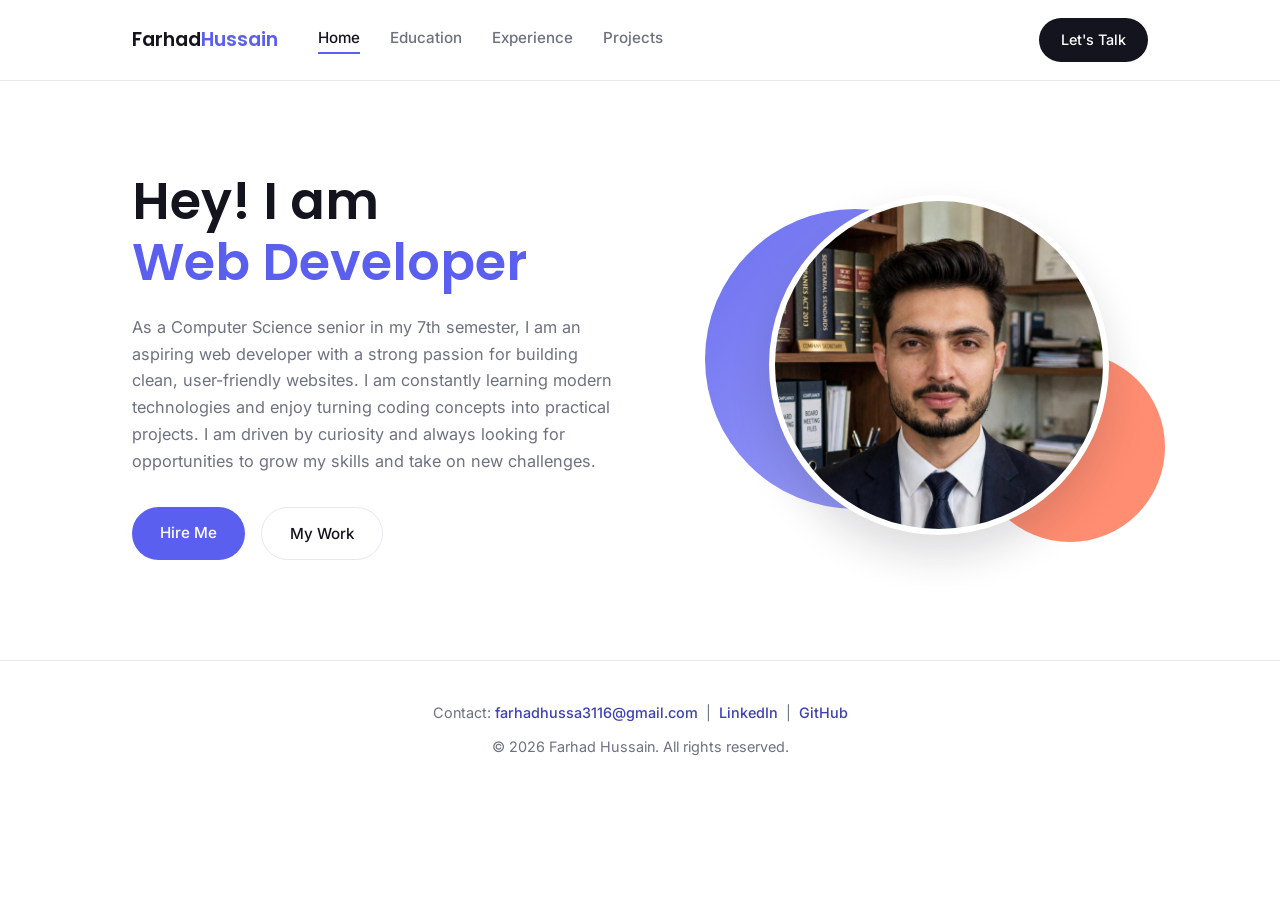
<file: index.html>
<!DOCTYPE html>
<html lang="en">

<head>
    <meta charset="UTF-8">
    <meta name="viewport" content="width=device-width, initial-scale=1.0">
    <link rel="preconnect" href="https://fonts.googleapis.com">
    <link href="https://fonts.googleapis.com/css2?family=Inter:wght@400;500;600&family=Poppins:wght@500;600;700&display=swap" rel="stylesheet">
    <!-- Css File path -->
    <link rel="stylesheet" href="style.css">
    <title>Home Page</title>
</head>

<body>
    <header>
        <div class="nav-wrap">
            <div class="Nav-links" id="navLinks">
                <a href="./index.html" class="brand">Farhad<span>Hussain</span></a>
                <a href="./index.html" class="active">Home</a>
                <a href="./education.html">Education</a>
                <a href="./experience.html">Experience</a>
                <a href="./projects.html">Projects</a>
            </div>
            <a href="https://mail.google.com/mail/?view=cm&fs=1&to=farhadhussa3116@gmail.com" class="hire-btn">Let's Talk</a>
            <button class="nav-toggle" id="navToggle" aria-label="Menu">&#9776;</button>
        </div>
    </header>

    <!-- Home / Hero Section -->
    <section class="hero">

        <!-- Left Side -->
        <div class="hero-text">

            <h1>
                Hey! I am<br>
                <span>Web Developer</span>
            </h1>

            <p>
                As a Computer Science senior in my 7th semester, I am an aspiring
                web developer with a strong passion for building clean, user-friendly
                websites. I am constantly learning modern technologies and enjoy
                turning coding concepts into practical projects. I am driven by
                curiosity and always looking for opportunities to grow my skills
                and take on new challenges.
            </p>

            <div class="buttons">
                <a href="https://mail.google.com/mail/?view=cm&fs=1&to=farhadhussa3116@gmail.com" class="btn-primary">
                    Hire Me
                </a>

                <a href="projects.html" class="btn-secondary">
                    My Work
                </a>
            </div>

        </div>


        <!-- Right Side -->
        <div class="profile-area">

            <div class="circle circle-one"></div>
            <div class="circle circle-two"></div>

            <div class="profile">
                <img src="profile.jpg" alt="Farhad Hussain">
            </div>

        </div>

    </section>

    <footer>
        <p>
            Contact: <a href="https://mail.google.com/mail/?view=cm&fs=1&to=farhadhussa3116@gmail.com">farhadhussa3116@gmail.com</a>
            &nbsp;|&nbsp;
            <a href="https://www.linkedin.com/in/farhad-khan-a5299a414/" target="_blank">LinkedIn</a>
            &nbsp;|&nbsp;
            <a href="https://github.com/farhadhussa3116-hub" target="_blank">GitHub</a>
        </p>
        <p style="margin-top:10px;">&copy; 2026 Farhad Hussain. All rights reserved.</p>
    </footer>

    <script src="script.js"></script>
</body>

</html>
</file>
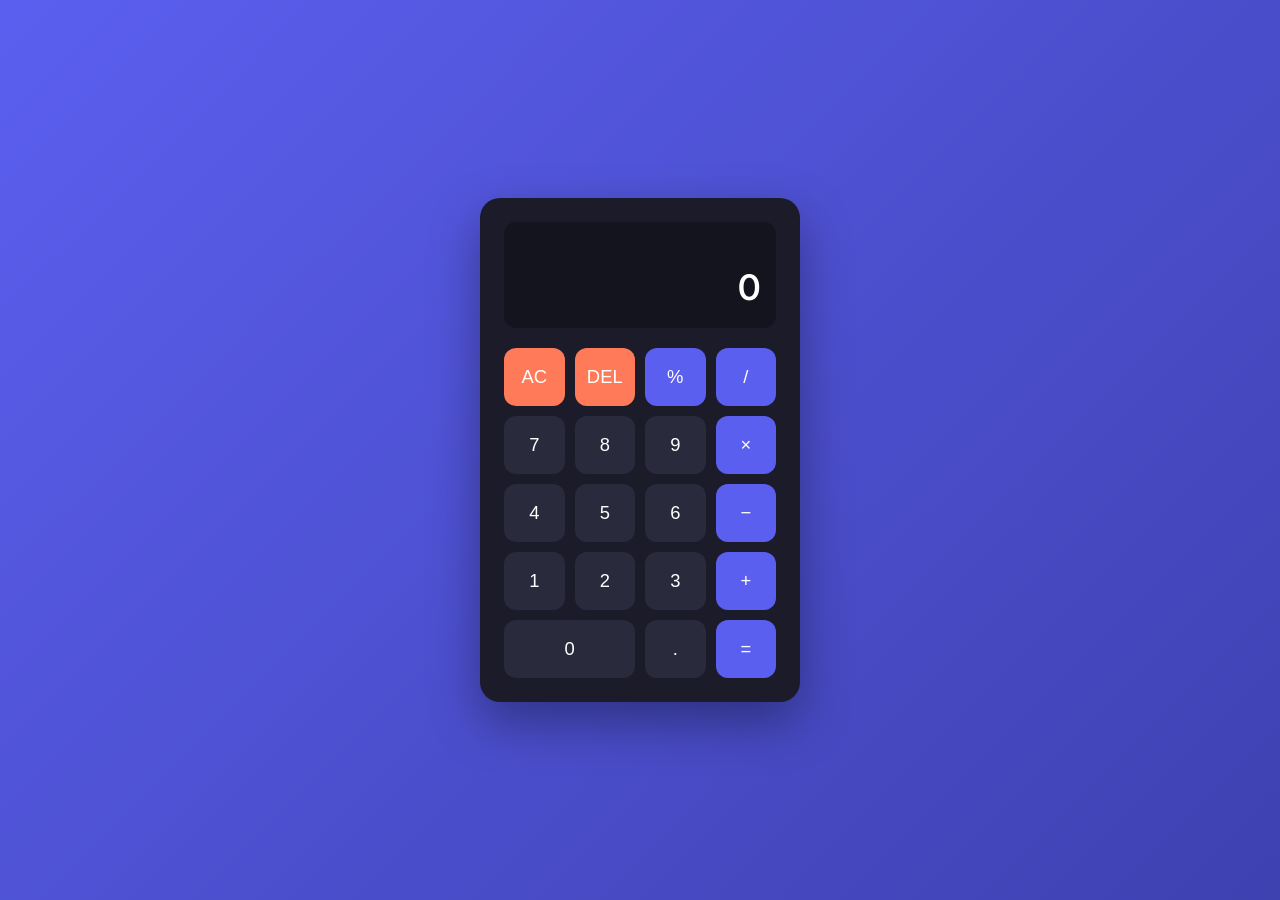
<file: calculator/index.html>
<!DOCTYPE html>
<html lang="en">

<head>
    <meta charset="UTF-8">
    <meta name="viewport" content="width=device-width, initial-scale=1.0">
    <link rel="preconnect" href="https://fonts.googleapis.com">
    <link href="https://fonts.googleapis.com/css2?family=Inter:wght@400;500;600&display=swap" rel="stylesheet">
    <link rel="stylesheet" href="style.css">
    <title>Calculator</title>
</head>

<body>

    <div class="calculator">

        <!-- Screen: jahan numbers aur result dikhta hai -->
        <div class="screen">
            <div class="previous-operand" id="previousOperand"></div>
            <div class="current-operand" id="currentOperand">0</div>
        </div>

        <!-- Buttons -->
        <div class="buttons">
            <button class="btn clear" data-action="clear">AC</button>
            <button class="btn delete" data-action="delete">DEL</button>
            <button class="btn operator" data-action="operator" data-value="%">%</button>
            <button class="btn operator" data-action="operator" data-value="/">/</button>

            <button class="btn number" data-action="number" data-value="7">7</button>
            <button class="btn number" data-action="number" data-value="8">8</button>
            <button class="btn number" data-action="number" data-value="9">9</button>
            <button class="btn operator" data-action="operator" data-value="*">×</button>

            <button class="btn number" data-action="number" data-value="4">4</button>
            <button class="btn number" data-action="number" data-value="5">5</button>
            <button class="btn number" data-action="number" data-value="6">6</button>
            <button class="btn operator" data-action="operator" data-value="-">−</button>

            <button class="btn number" data-action="number" data-value="1">1</button>
            <button class="btn number" data-action="number" data-value="2">2</button>
            <button class="btn number" data-action="number" data-value="3">3</button>
            <button class="btn operator" data-action="operator" data-value="+">+</button>

            <button class="btn number zero" data-action="number" data-value="0">0</button>
            <button class="btn number" data-action="number" data-value=".">.</button>
            <button class="btn equals" data-action="equals">=</button>
        </div>

    </div>

    <script src="script.js"></script>
</body>

</html>
</file>
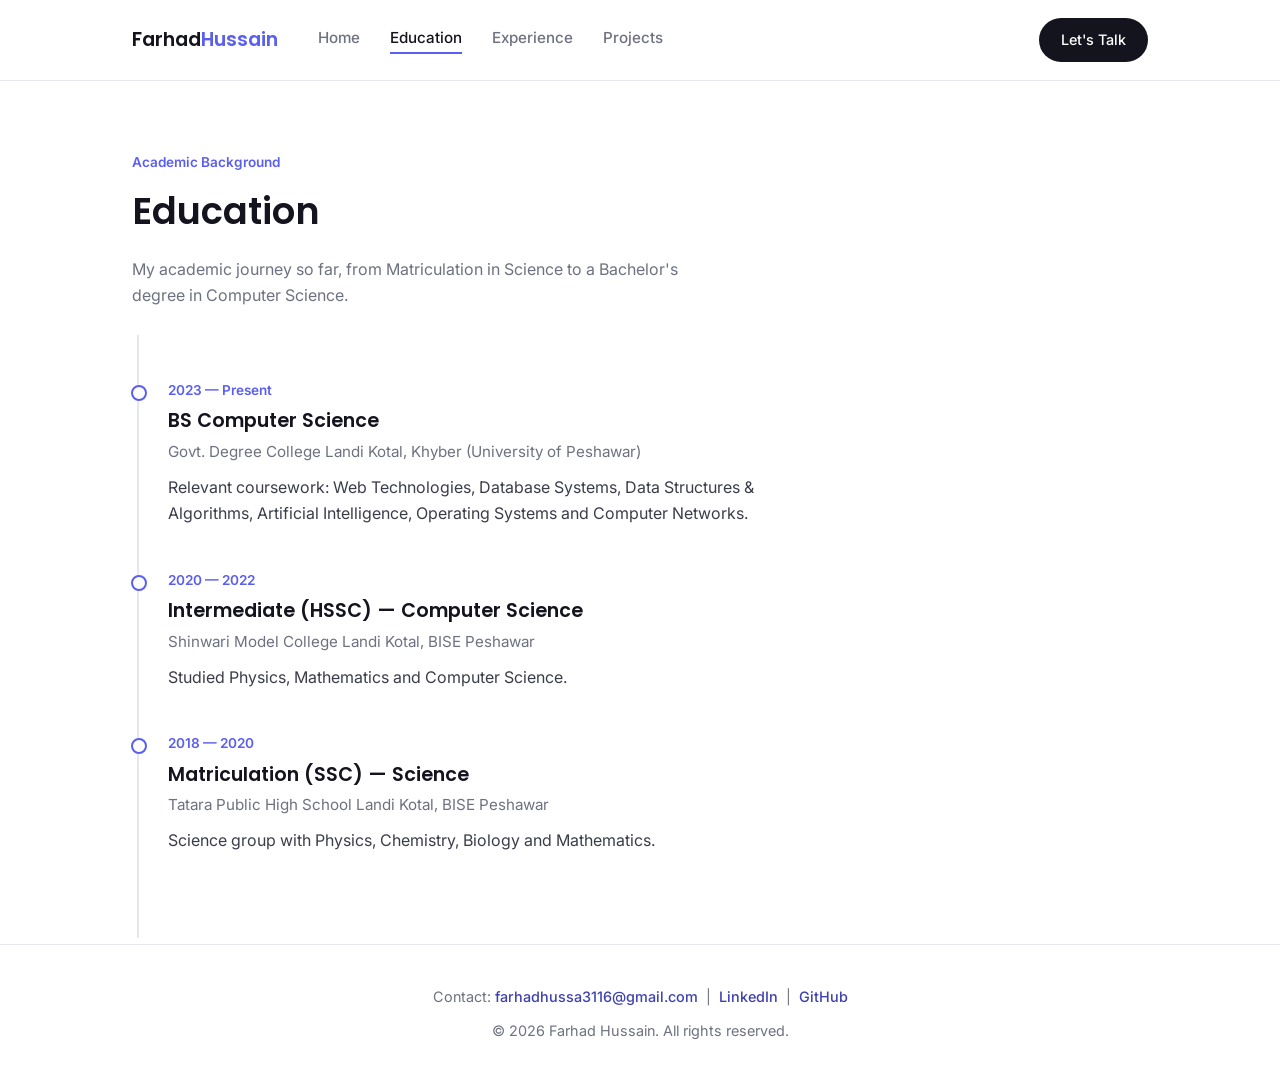
<file: education.html>
<!DOCTYPE html>
<html lang="en">

<head>
    <meta charset="UTF-8">
    <meta name="viewport" content="width=device-width, initial-scale=1.0">
    <link rel="preconnect" href="https://fonts.googleapis.com">
    <link href="https://fonts.googleapis.com/css2?family=Inter:wght@400;500;600&family=Poppins:wght@500;600;700&display=swap" rel="stylesheet">
    <link rel="stylesheet" href="style.css">
    <title>Education</title>
</head>

<body>
    <header>
        <div class="nav-wrap">
            <div class="Nav-links" id="navLinks">
                <a href="./index.html" class="brand">Farhad<span>Hussain</span></a>
                <a href="./index.html">Home</a>
                <a href="./education.html" class="active">Education</a>
                <a href="./experience.html">Experience</a>
                <a href="./projects.html">Projects</a>
            </div>
            <a href="https://mail.google.com/mail/?view=cm&fs=1&to=farhadhussa3116@gmail.com" class="hire-btn">Let's Talk</a>
            <button class="nav-toggle" id="navToggle" aria-label="Menu">&#9776;</button>
        </div>
    </header>

    <div class="container">

        <div class="page-head">
            <p class="eyebrow">Academic Background</p>
            <h1>Education</h1>
            <p class="lead">
                My academic journey so far, from Matriculation in Science
                to a Bachelor's degree in Computer Science.
            </p>
        </div>

        <div class="timeline">

            <div class="timeline-item">
                <div class="timeline-date">2023 — Present</div>
                <div class="timeline-title">BS Computer Science</div>
                <div class="timeline-sub">Govt. Degree College Landi Kotal, Khyber (University of Peshawar)</div>
                <p class="timeline-desc">
                    Relevant coursework: Web Technologies, Database Systems,
                    Data Structures &amp; Algorithms, Artificial Intelligence,
                    Operating Systems and Computer Networks.
                </p>
            </div>

            <div class="timeline-item">
                <div class="timeline-date">2020 — 2022</div>
                <div class="timeline-title">Intermediate (HSSC) — Computer Science</div>
                <div class="timeline-sub">Shinwari Model College Landi Kotal, BISE Peshawar</div>
                <p class="timeline-desc">
                    Studied Physics, Mathematics and Computer Science.
                </p>
            </div>

            <div class="timeline-item">
                <div class="timeline-date">2018 — 2020</div>
                <div class="timeline-title">Matriculation (SSC) — Science</div>
                <div class="timeline-sub">Tatara Public High School Landi Kotal, BISE Peshawar</div>
                <p class="timeline-desc">
                    Science group with Physics, Chemistry, Biology and Mathematics.
                </p>
            </div>

        </div>

    </div>

    <footer>
        <p>
            Contact: <a href="https://mail.google.com/mail/?view=cm&fs=1&to=farhadhussa3116@gmail.com">farhadhussa3116@gmail.com</a>
            &nbsp;|&nbsp;
            <a href="https://www.linkedin.com/in/farhad-khan-a5299a414/" target="_blank">LinkedIn</a>
            &nbsp;|&nbsp;
            <a href="https://github.com/farhadhussa3116-hub" target="_blank">GitHub</a>
        </p>
        <p style="margin-top:10px;">&copy; 2026 Farhad Hussain. All rights reserved.</p>
    </footer>

    <script src="script.js"></script>
</body>

</html>
</file>
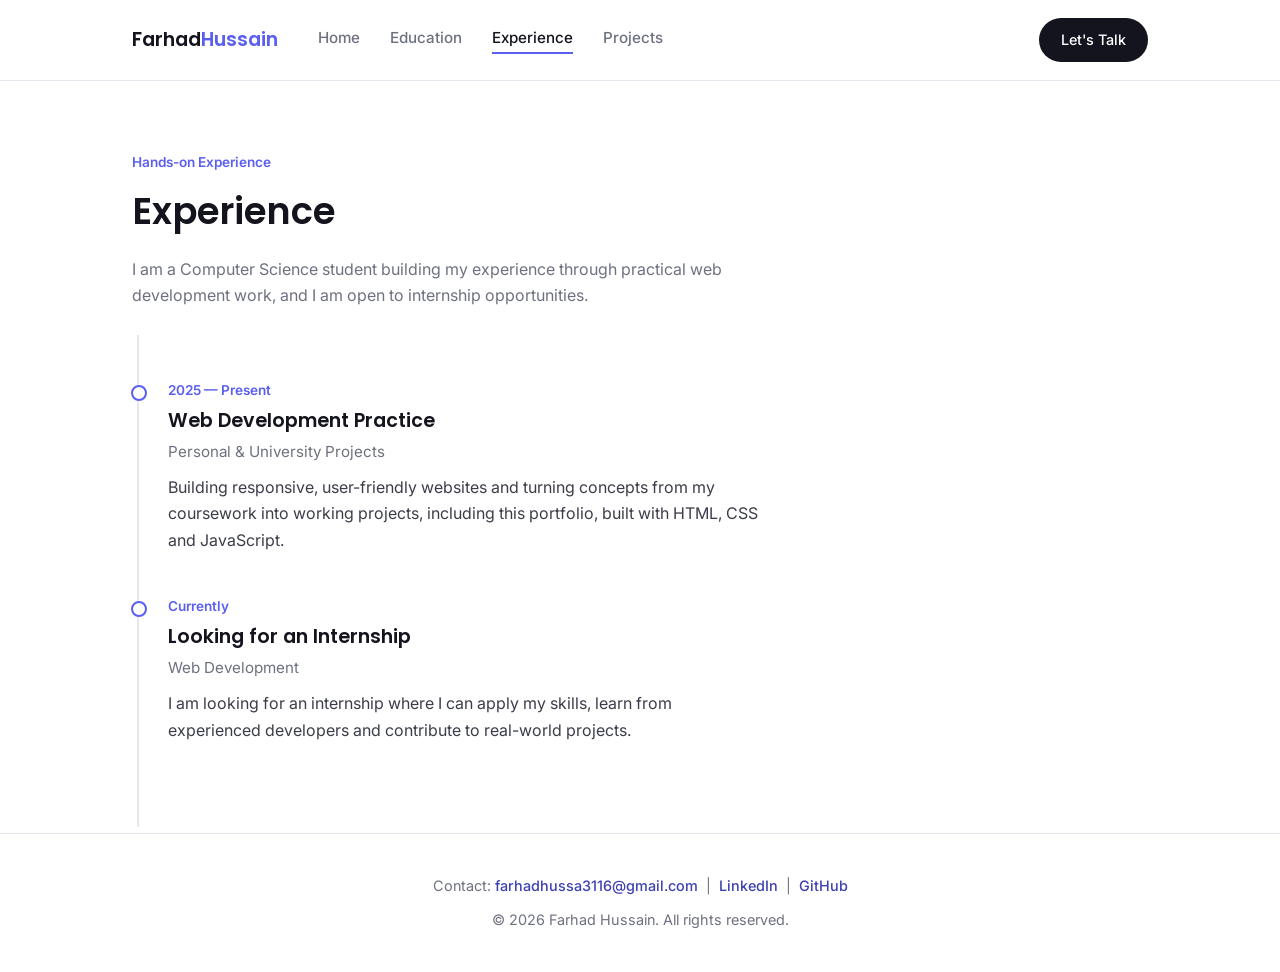
<file: experience.html>
<!DOCTYPE html>
<html lang="en">

<head>
    <meta charset="UTF-8">
    <meta name="viewport" content="width=device-width, initial-scale=1.0">
    <link rel="preconnect" href="https://fonts.googleapis.com">
    <link href="https://fonts.googleapis.com/css2?family=Inter:wght@400;500;600&family=Poppins:wght@500;600;700&display=swap" rel="stylesheet">
    <link rel="stylesheet" href="style.css">
    <title>Experience</title>
</head>

<body>
    <header>
        <div class="nav-wrap">
            <div class="Nav-links" id="navLinks">
                <a href="./index.html" class="brand">Farhad<span>Hussain</span></a>
                <a href="./index.html">Home</a>
                <a href="./education.html">Education</a>
                <a href="./experience.html" class="active">Experience</a>
                <a href="./projects.html">Projects</a>
            </div>
            <a href="https://mail.google.com/mail/?view=cm&fs=1&to=farhadhussa3116@gmail.com" class="hire-btn">Let's Talk</a>
            <button class="nav-toggle" id="navToggle" aria-label="Menu">&#9776;</button>
        </div>
    </header>

    <div class="container">

        <div class="page-head">
            <p class="eyebrow">Hands-on Experience</p>
            <h1>Experience</h1>
            <p class="lead">
                I am a Computer Science student building my experience
                through practical web development work, and I am open to
                internship opportunities.
            </p>
        </div>

        <div class="timeline">

            <div class="timeline-item">
                <div class="timeline-date">2025 — Present</div>
                <div class="timeline-title">Web Development Practice</div>
                <div class="timeline-sub">Personal &amp; University Projects</div>
                <p class="timeline-desc">
                    Building responsive, user-friendly websites and turning
                    concepts from my coursework into working projects,
                    including this portfolio, built with HTML, CSS and JavaScript.
                </p>
            </div>

            <div class="timeline-item">
                <div class="timeline-date">Currently</div>
                <div class="timeline-title">Looking for an Internship</div>
                <div class="timeline-sub">Web Development</div>
                <p class="timeline-desc">
                    I am looking for an internship where I can apply my skills,
                    learn from experienced developers and contribute to
                    real-world projects.
                </p>
            </div>

        </div>

    </div>

    <footer>
        <p>
            Contact: <a href="https://mail.google.com/mail/?view=cm&fs=1&to=farhadhussa3116@gmail.com">farhadhussa3116@gmail.com</a>
            &nbsp;|&nbsp;
            <a href="https://www.linkedin.com/in/farhad-khan-a5299a414/" target="_blank">LinkedIn</a>
            &nbsp;|&nbsp;
            <a href="https://github.com/farhadhussa3116-hub" target="_blank">GitHub</a>
        </p>
        <p style="margin-top:10px;">&copy; 2026 Farhad Hussain. All rights reserved.</p>
    </footer>

    <script src="script.js"></script>
</body>

</html>
</file>
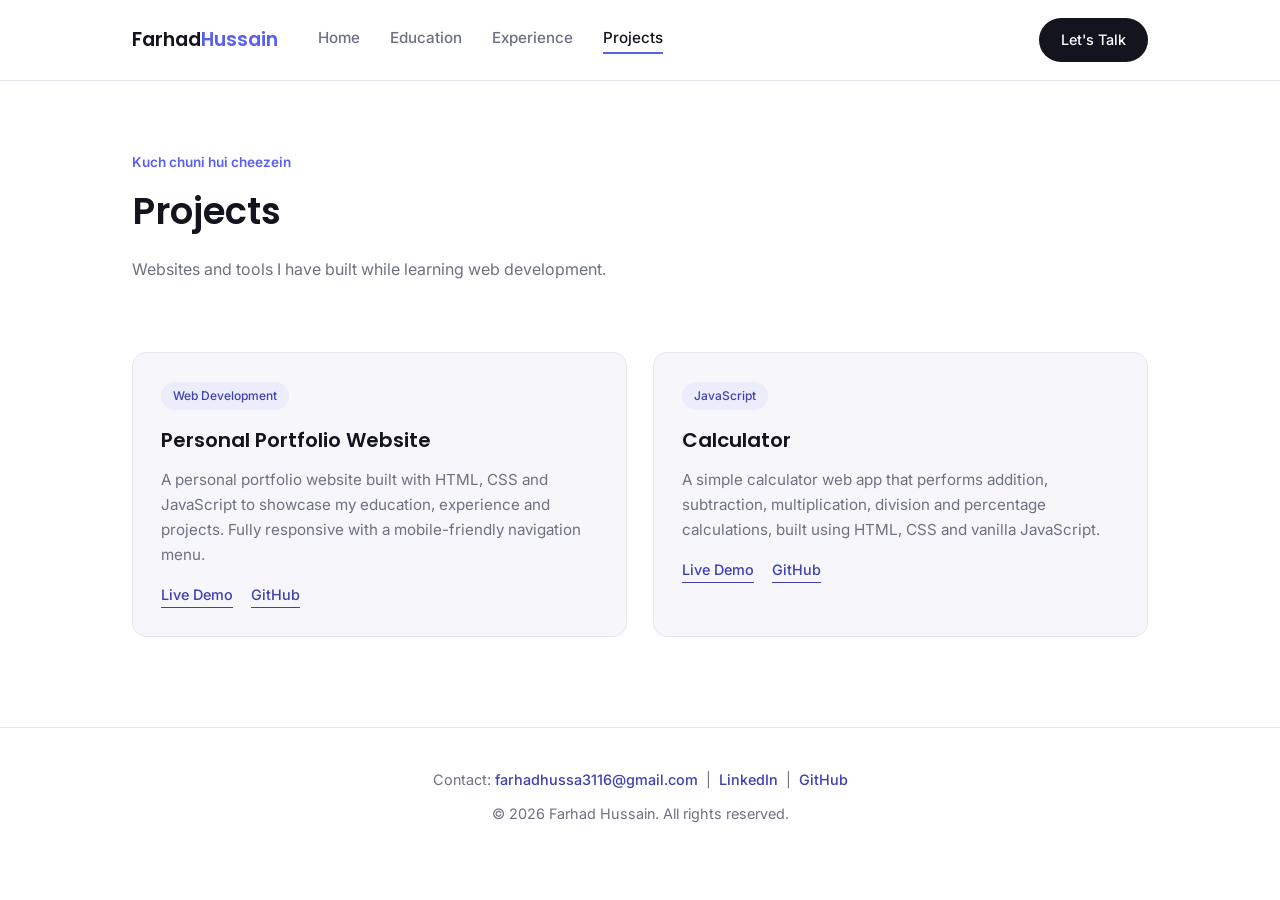
<file: projects.html>
<!DOCTYPE html>
<html lang="en">

<head>
    <meta charset="UTF-8">
    <meta name="viewport" content="width=device-width, initial-scale=1.0">
    <link rel="preconnect" href="https://fonts.googleapis.com">
    <link href="https://fonts.googleapis.com/css2?family=Inter:wght@400;500;600&family=Poppins:wght@500;600;700&display=swap" rel="stylesheet">
    <link rel="stylesheet" href="style.css">
    <title>Projects</title>
</head>

<body>
    <header>
        <div class="nav-wrap">
            <div class="Nav-links" id="navLinks">
                <a href="./index.html" class="brand">Farhad<span>Hussain</span></a>
                <a href="./index.html">Home</a>
                <a href="./education.html">Education</a>
                <a href="./experience.html">Experience</a>
                <a href="./projects.html" class="active">Projects</a>
            </div>
            <a href="https://mail.google.com/mail/?view=cm&fs=1&to=farhadhussa3116@gmail.com" class="hire-btn">Let's Talk</a>
            <button class="nav-toggle" id="navToggle" aria-label="Menu">&#9776;</button>
        </div>
    </header>

    <div class="container">

        <div class="page-head">
            <p class="eyebrow">Kuch chuni hui cheezein</p>
            <h1>Projects</h1>
            <p class="lead">
                Websites and tools I have built while learning web development.
            </p>
        </div>

        <div class="projects-grid">

            <div class="project-card">
                <span class="project-tag">Web Development</span>
                <h3>Personal Portfolio Website</h3>
                <p>
                    A personal portfolio website built with HTML, CSS and
                    JavaScript to showcase my education, experience and
                    projects. Fully responsive with a mobile-friendly navigation menu.
                </p>
                <div class="project-links">
                    <a href="./index.html">Live Demo</a>
                    <a href="https://github.com/farhadhussa3116-hub" target="_blank">GitHub</a>
                </div>
            </div>

            <div class="project-card">
                <span class="project-tag">JavaScript</span>
                <h3>Calculator</h3>
                <p>
                    A simple calculator web app that performs addition,
                    subtraction, multiplication, division and percentage
                    calculations, built using HTML, CSS and vanilla JavaScript.
                </p>
                <div class="project-links">
                    <a href="./calculator/index.html">Live Demo</a>
                    <a href="https://github.com/farhadhussa3116-hub" target="_blank">GitHub</a>
                </div>
            </div>

        </div>

    </div>

    <footer>
        <p>
            Contact: <a href="https://mail.google.com/mail/?view=cm&fs=1&to=farhadhussa3116@gmail.com">farhadhussa3116@gmail.com</a>
            &nbsp;|&nbsp;
            <a href="https://www.linkedin.com/in/farhad-khan-a5299a414/" target="_blank">LinkedIn</a>
            &nbsp;|&nbsp;
            <a href="https://github.com/farhadhussa3116-hub" target="_blank">GitHub</a>
        </p>
        <p style="margin-top:10px;">&copy; 2026 Farhad Hussain. All rights reserved.</p>
    </footer>

    <script src="script.js"></script>
</body>

</html>
</file>
<file: style.css>
/* ============================================================
   TOKENS — sirf yahan se colors/fonts change karein, poori site
   automatically update ho jayegi.
============================================================ */
:root {
  --ink: #14141F;
  --muted: #6E7180;
  --bg: #FFFFFF;
  --bg-soft: #F6F6FB;
  --primary: #5B5FEF;
  --primary-dark: #3E41B0;
  --accent: #FF7A59;
  --line: #E7E7F0;
  --font-head: 'Poppins', sans-serif;
  --font-body: 'Inter', sans-serif;
}

* { box-sizing: border-box; margin: 0; padding: 0; }

html { scroll-behavior: smooth; }

body {
  font-family: var(--font-body);
  color: var(--ink);
  background: var(--bg);
  line-height: 1.65;
}

a { text-decoration: none; color: inherit; }
img { max-width: 100%; display: block; }
ul { list-style: none; }

.container {
  max-width: 1080px;
  margin: 0 auto;
  padding: 0 32px;
}

/* ============================================================
   HEADER / NAVIGATION
============================================================ */
header {
  position: sticky;
  top: 0;
  z-index: 100;
  background: rgba(255,255,255,0.92);
  backdrop-filter: blur(8px);
  border-bottom: 1px solid var(--line);
}

.nav-wrap {
  max-width: 1080px;
  margin: 0 auto;
  padding: 18px 32px;
  display: flex;
  align-items: center;
  justify-content: space-between;
}

.Nav-links {
  display: flex;
  align-items: center;
  gap: 30px;
}

.brand {
  font-family: var(--font-head);
  font-weight: 600;
  font-size: 1.2rem;
  color: var(--ink);
  margin-right: 10px;
}

.brand span { color: var(--primary); }

.Nav-links a:not(.brand) {
  font-size: 0.95rem;
  font-weight: 500;
  color: var(--muted);
  position: relative;
  padding-bottom: 4px;
}

.Nav-links a:not(.brand)::after {
  content: "";
  position: absolute;
  left: 0; bottom: 0;
  width: 0%;
  height: 2px;
  background: var(--primary);
  transition: width 0.25s ease;
}

.Nav-links a:hover::after,
.Nav-links a.active::after {
  width: 100%;
}

.Nav-links a.active {
  color: var(--ink);
}

.hire-btn {
  background: var(--ink);
  color: #fff !important;
  padding: 10px 22px;
  border-radius: 30px;
  font-size: 0.9rem;
  font-weight: 500;
  transition: background 0.2s ease;
}

.hire-btn:hover { background: var(--primary-dark); }

.nav-toggle {
  display: none;
  background: none;
  border: none;
  font-size: 1.5rem;
  cursor: pointer;
}

/* ============================================================
   HERO SECTION (Home Page)
============================================================ */
.hero {
  max-width: 1080px;
  margin: 0 auto;
  padding: 90px 32px 100px;
  display: grid;
  grid-template-columns: 1.2fr 0.9fr;
  align-items: center;
  gap: 40px;
}

.hero-text h1 {
  font-family: var(--font-head);
  font-size: clamp(2.2rem, 4.5vw, 3.2rem);
  font-weight: 600;
  line-height: 1.2;
}

.hero-text h1 span { color: var(--primary); }

.hero-text p {
  margin-top: 20px;
  max-width: 48ch;
  color: var(--muted);
  font-size: 1.02rem;
}

.buttons {
  margin-top: 32px;
  display: flex;
  gap: 16px;
  flex-wrap: wrap;
}

.btn-primary, .btn-secondary {
  padding: 13px 28px;
  border-radius: 30px;
  font-weight: 500;
  font-size: 0.95rem;
  transition: all 0.2s ease;
  display: inline-block;
}

.btn-primary {
  background: var(--primary);
  color: #fff;
}
.btn-primary:hover { background: var(--primary-dark); }

.btn-secondary {
  border: 1px solid var(--line);
  color: var(--ink);
}
.btn-secondary:hover { border-color: var(--primary); color: var(--primary); }

/* --- Profile Area with decorative circles --- */
.profile-area {
  position: relative;
  display: flex;
  align-items: center;
  justify-content: center;
  min-height: 340px;
}

.circle {
  position: absolute;
  border-radius: 50%;
  z-index: 1;
}

.circle-one {
  width: 300px;
  height: 300px;
  background: linear-gradient(135deg, var(--primary), #9B9FF7);
  top: 4%;
  left: -6%;
  opacity: 0.9;
}

.circle-two {
  width: 190px;
  height: 190px;
  background: var(--accent);
  bottom: -2%;
  right: -4%;
  opacity: 0.85;
}

.profile {
  position: relative;
  z-index: 2;
  width: 340px;
  height: 340px;
  border-radius: 50%;
  overflow: hidden;
  border: 6px solid var(--bg);
  background: var(--bg-soft);
  box-shadow: 0 20px 40px rgba(20,20,31,0.15);
}

.profile img {
  width: 100%;
  height: 100%;
  object-fit: cover;
  object-position: top center;
}

.profile .photo-placeholder {
  width: 100%;
  height: 100%;
  display: flex;
  align-items: center;
  justify-content: center;
  flex-direction: column;
  gap: 6px;
  text-align: center;
  padding: 20px;
  color: var(--primary-dark);
}

.profile .photo-placeholder .initials {
  font-family: var(--font-head);
  font-size: 2.6rem;
  font-weight: 600;
}

.profile .photo-placeholder small {
  font-size: 0.72rem;
  color: var(--muted);
}

/* ============================================================
   PAGE HEADER (Education / Experience / Projects top banner)
============================================================ */
.page-head {
  padding: 70px 0 20px;
  text-align: left;
}

.page-head p.eyebrow {
  color: var(--primary);
  font-weight: 600;
  font-size: 0.85rem;
  margin-bottom: 8px;
}

.page-head h1 {
  font-family: var(--font-head);
  font-size: 2.3rem;
  font-weight: 600;
}

.page-head p.lead {
  margin-top: 14px;
  color: var(--muted);
  max-width: 60ch;
}

/* ============================================================
   TIMELINE — Education & Experience pages
============================================================ */
.timeline {
  position: relative;
  padding: 50px 0 90px;
}

.timeline::before {
  content: "";
  position: absolute;
  left: 5px;
  top: 6px;
  bottom: 6px;
  width: 2px;
  background: var(--line);
}

.timeline-item {
  position: relative;
  padding-left: 36px;
  padding-bottom: 42px;
}

.timeline-item:last-child { padding-bottom: 0; }

.timeline-item::before {
  content: "";
  position: absolute;
  left: -1px;
  top: 6px;
  width: 12px;
  height: 12px;
  border-radius: 50%;
  background: var(--bg);
  border: 2px solid var(--primary);
}

.timeline-date {
  font-size: 0.85rem;
  font-weight: 600;
  color: var(--primary);
  margin-bottom: 4px;
}

.timeline-title {
  font-family: var(--font-head);
  font-size: 1.2rem;
  font-weight: 600;
}

.timeline-sub {
  font-size: 0.95rem;
  color: var(--muted);
  margin-top: 2px;
}

.timeline-desc {
  margin-top: 10px;
  max-width: 60ch;
  color: #3B3D4A;
}

/* ============================================================
   PROJECTS GRID
============================================================ */
.projects-grid {
  padding: 50px 0 90px;
  display: grid;
  grid-template-columns: repeat(2, 1fr);
  gap: 26px;
}

.project-card {
  background: var(--bg-soft);
  border: 1px solid var(--line);
  border-radius: 14px;
  padding: 28px;
  transition: transform 0.2s ease, box-shadow 0.2s ease;
}

.project-card:hover {
  transform: translateY(-4px);
  box-shadow: 0 14px 28px rgba(20,20,31,0.08);
}

.project-tag {
  display: inline-block;
  font-size: 0.75rem;
  font-weight: 500;
  color: var(--primary-dark);
  background: #ECECFC;
  padding: 4px 12px;
  border-radius: 20px;
  margin-bottom: 14px;
}

.project-card h3 {
  font-family: var(--font-head);
  font-size: 1.25rem;
  font-weight: 600;
  margin-bottom: 10px;
}

.project-card p {
  color: var(--muted);
  font-size: 0.95rem;
  margin-bottom: 16px;
}

.project-links {
  display: flex;
  gap: 18px;
  font-size: 0.9rem;
  font-weight: 500;
}

.project-links a {
  color: var(--primary-dark);
  border-bottom: 1px solid var(--primary-dark);
}

/* ============================================================
   FOOTER
============================================================ */
footer {
  border-top: 1px solid var(--line);
  padding: 40px 0;
  text-align: center;
  color: var(--muted);
  font-size: 0.9rem;
}

footer a { color: var(--primary-dark); font-weight: 500; }

/* ============================================================
   RESPONSIVE
============================================================ */
@media (max-width: 800px) {
  .hero { grid-template-columns: 1fr; }
  .profile-area { order: -1; min-height: 260px; }
  .profile { width: 220px; height: 220px; }
  .circle-one { width: 200px; height: 200px; }
  .circle-two { width: 120px; height: 120px; }
  .projects-grid { grid-template-columns: 1fr; }
}

@media (max-width: 720px) {
  .Nav-links {
    position: absolute;
    top: 100%; left: 0; right: 0;
    background: var(--bg);
    border-bottom: 1px solid var(--line);
    flex-direction: column;
    align-items: flex-start;
    padding: 20px 32px;
    display: none;
    gap: 16px;
  }
  .Nav-links.open { display: flex; }
  .nav-toggle { display: block; }
  .hire-btn { display: none; }
}
</file>
<file: calculator/style.css>
* {
  box-sizing: border-box;
  margin: 0;
  padding: 0;
}

body {
  min-height: 100vh;
  display: flex;
  align-items: center;
  justify-content: center;
  background: linear-gradient(135deg, #5B5FEF, #3E41B0);
  font-family: 'Inter', sans-serif;
}

.calculator {
  background: #1B1B2A;
  border-radius: 20px;
  padding: 24px;
  width: 320px;
  box-shadow: 0 20px 50px rgba(0,0,0,0.35);
}

/* ===== Screen ===== */
.screen {
  background: #14141F;
  border-radius: 12px;
  padding: 20px 16px;
  margin-bottom: 20px;
  text-align: right;
  word-wrap: break-word;
  word-break: break-all;
}

.previous-operand {
  color: #8B8DA8;
  font-size: 1rem;
  min-height: 24px;
}

.current-operand {
  color: #FFFFFF;
  font-size: 2.2rem;
  font-weight: 600;
}

/* ===== Buttons Grid ===== */
.buttons {
  display: grid;
  grid-template-columns: repeat(4, 1fr);
  gap: 10px;
}

.btn {
  border: none;
  border-radius: 12px;
  font-size: 1.15rem;
  font-weight: 500;
  padding: 18px 0;
  cursor: pointer;
  transition: transform 0.1s ease, opacity 0.2s ease;
  background: #2A2A3D;
  color: #FFFFFF;
}

.btn:hover { opacity: 0.85; }
.btn:active { transform: scale(0.95); }

.btn.operator {
  background: #5B5FEF;
}

.btn.clear,
.btn.delete {
  background: #FF7A59;
}

.btn.equals {
  background: #5B5FEF;
  grid-column: span 1;
}

.btn.zero {
  grid-column: span 2;
}
</file>
